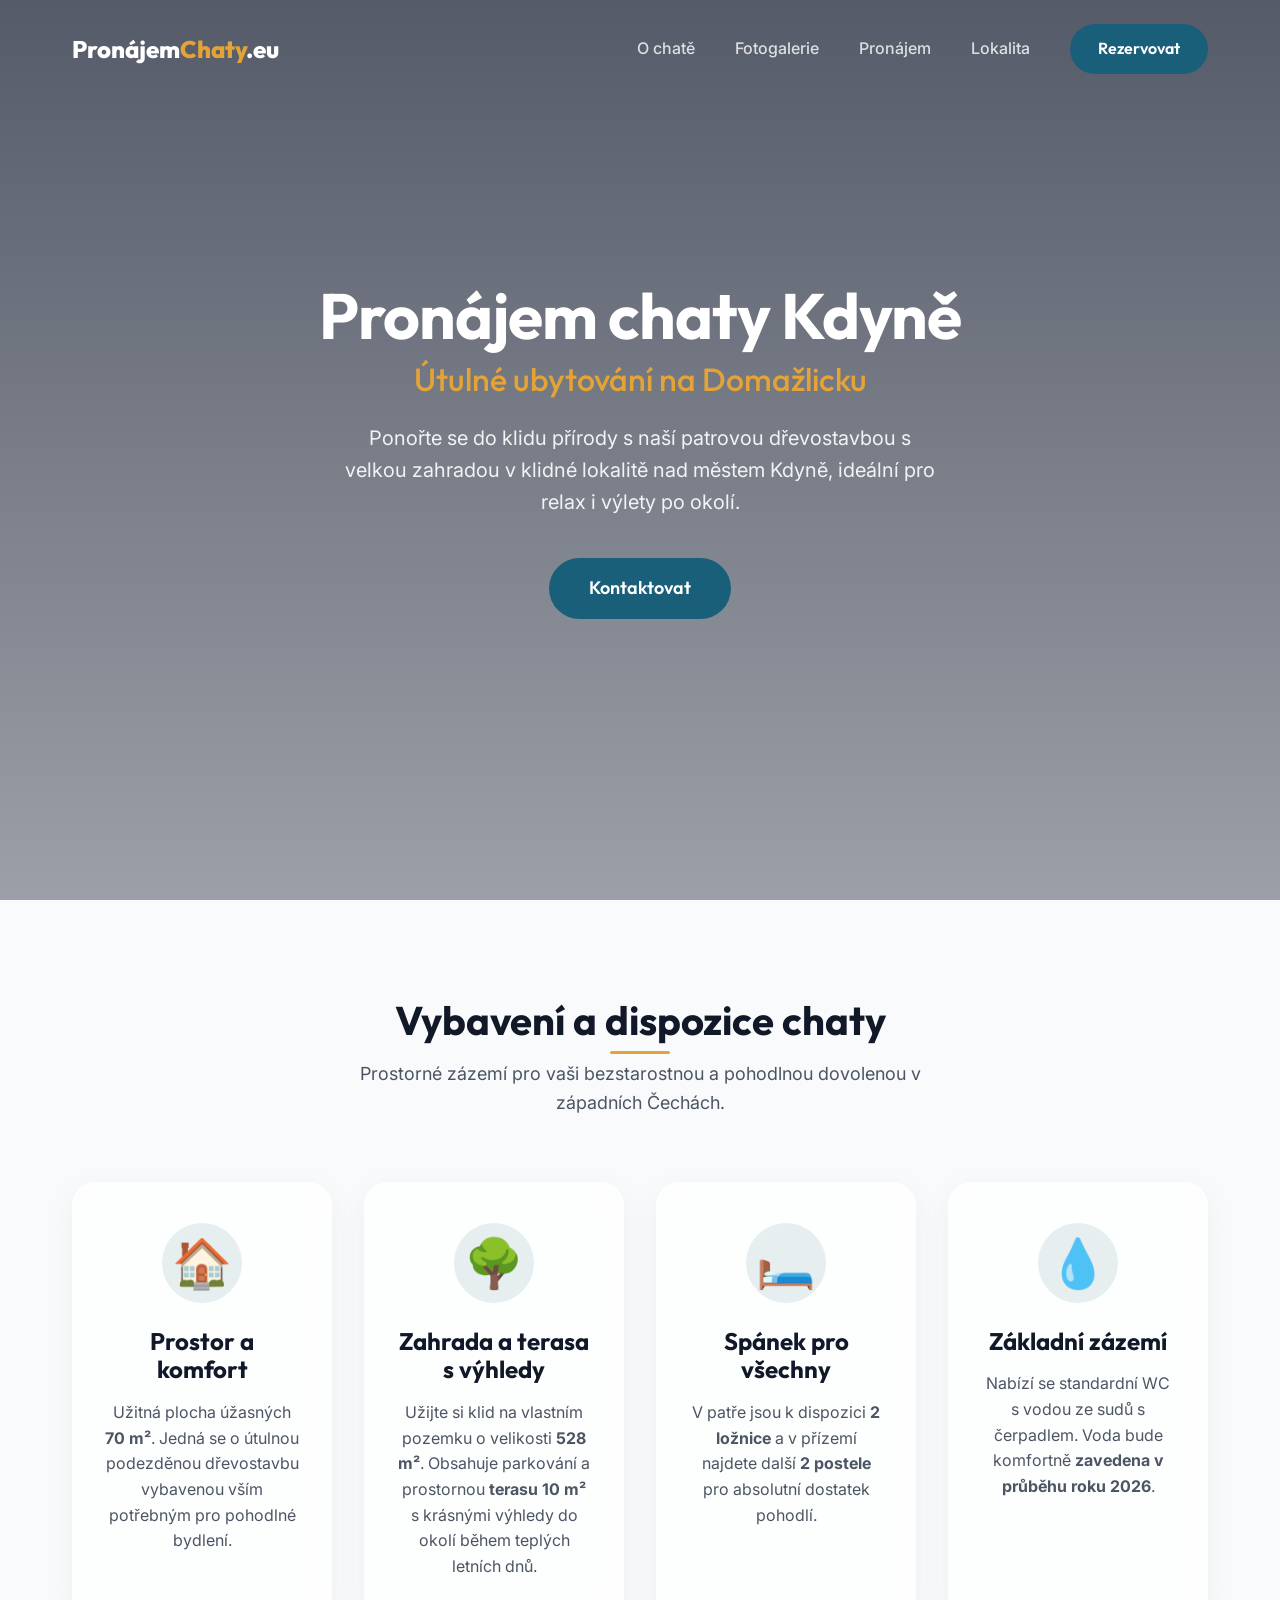
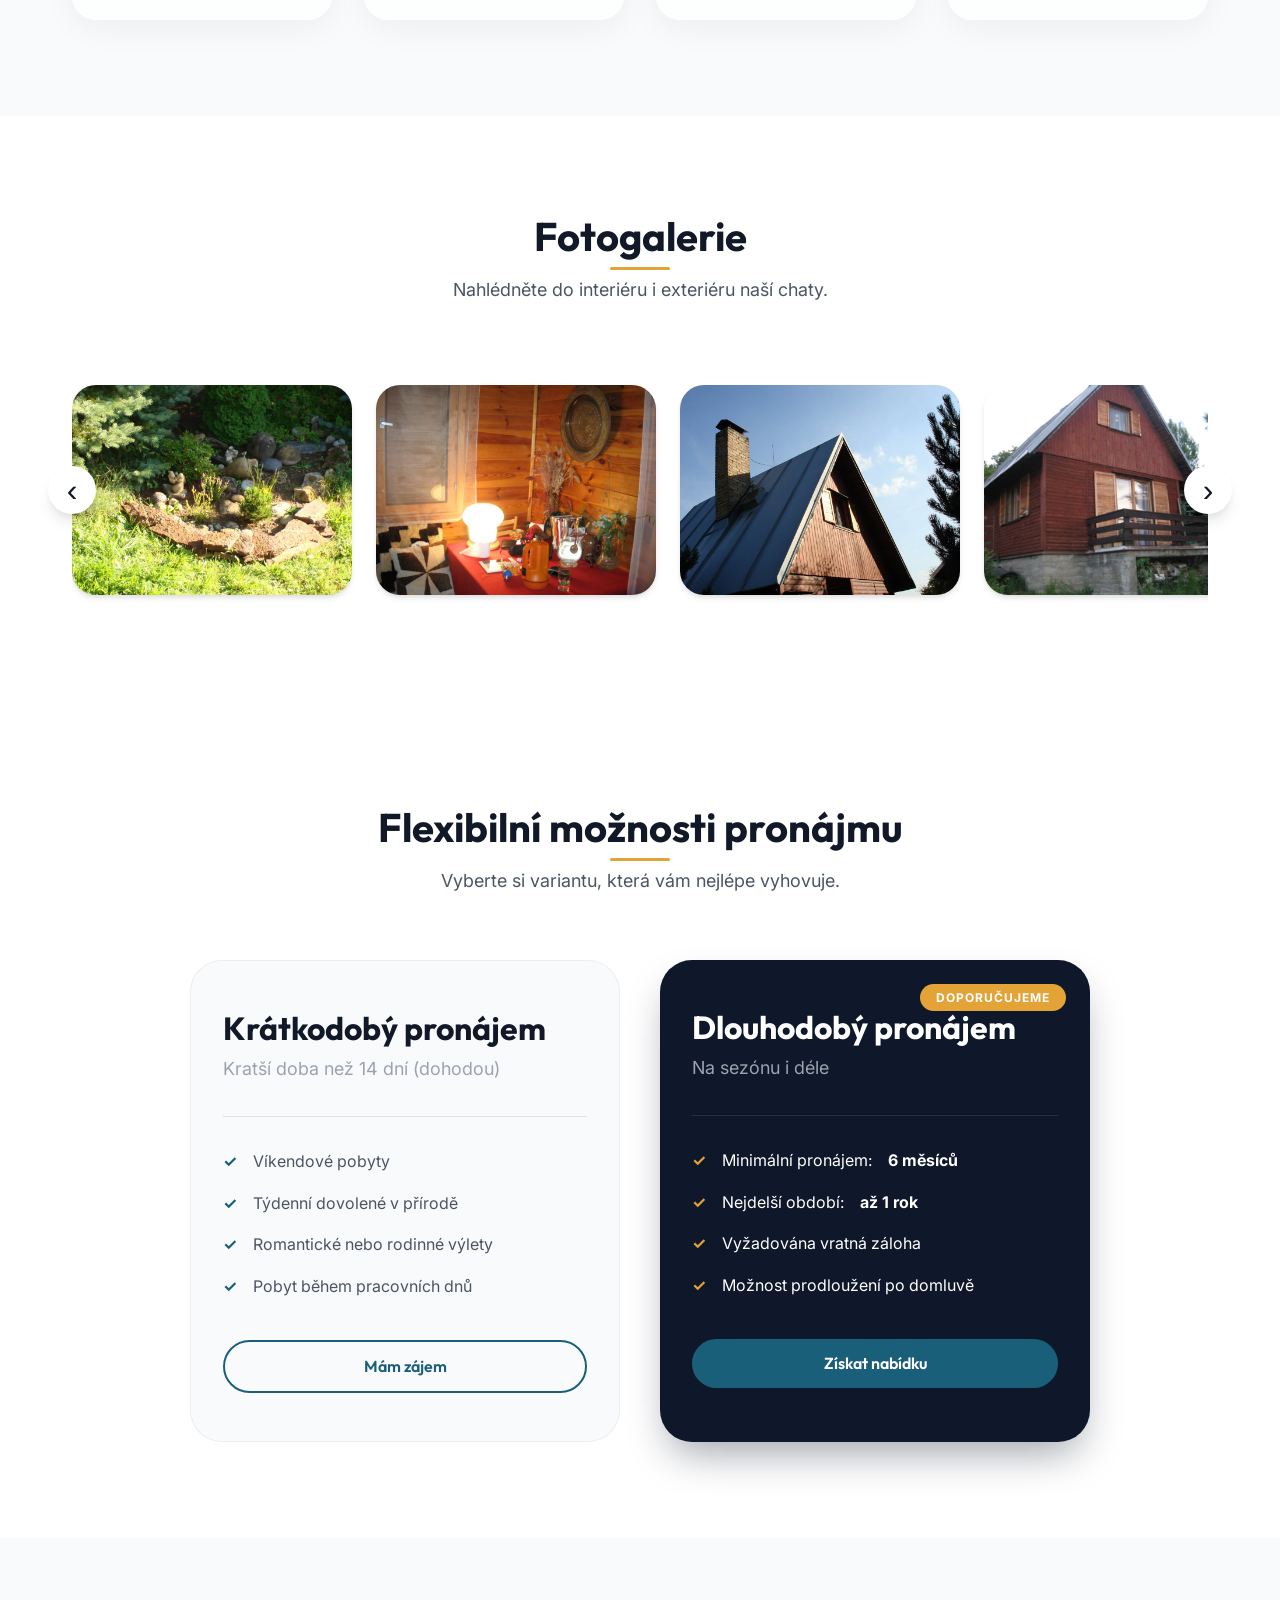
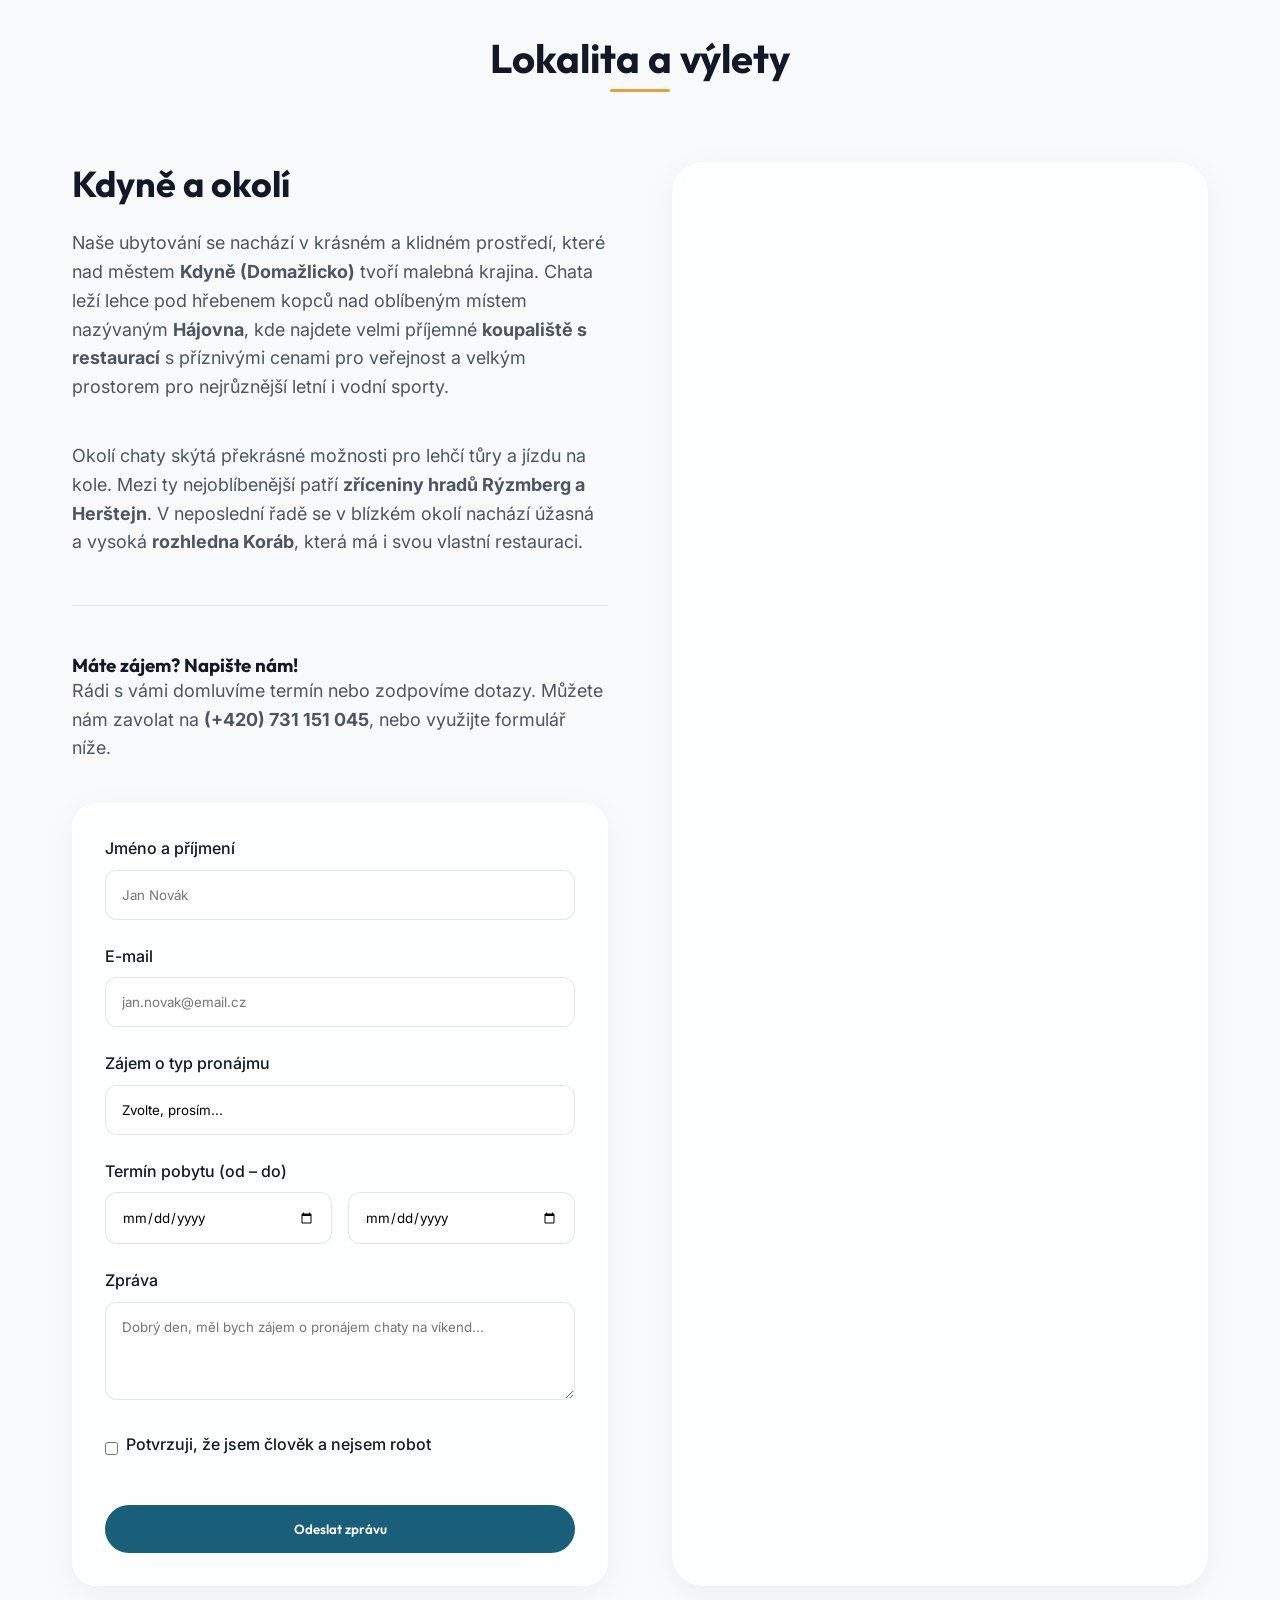
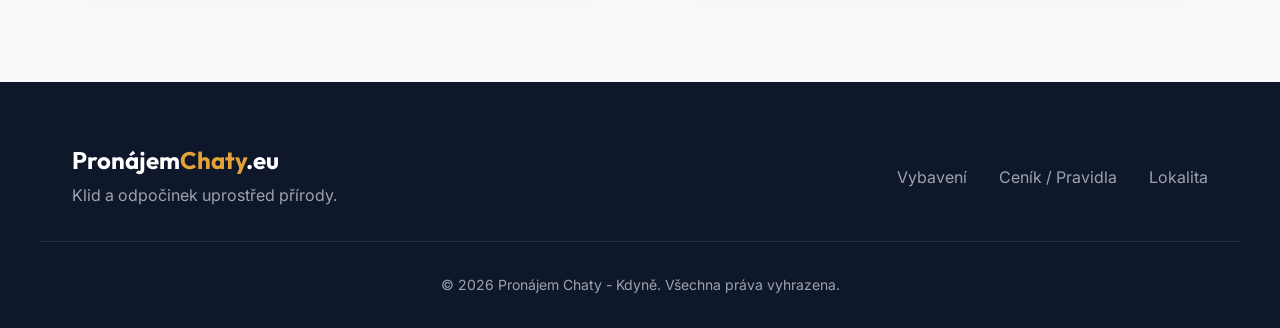
<file: index.html>
<!DOCTYPE html>
<html lang="cs">

<head>
    <meta charset="UTF-8">
    <meta name="viewport" content="width=device-width, initial-scale=1.0">
    <title>Pronájem chaty Kdyně | Útulné ubytování na Domažlicku</title>
    <meta name="description"
        content="Hledáte klidný pronájem chaty na Domažlicku? Útulná chata Kdyně nabízí pozemek 528 m², 70 m² obytné plochy, terasu, parkování a skvělou výchozí polohu pro výlety (Rýzmberg, Herštejn, Koráb). Ideální dovolená v přírodě.">

    <!-- Google Fonts: Outfit and Inter -->
    <link rel="preconnect" href="https://fonts.googleapis.com">
    <link rel="preconnect" href="https://fonts.gstatic.com" crossorigin>
    <link
        href="https://fonts.googleapis.com/css2?family=Inter:wght@300;400;500;600&family=Outfit:wght@400;600;800&display=swap"
        rel="stylesheet">

    <link rel="icon" type="image/png" href="./favicon.png">
    <link rel="stylesheet" href="./index.css">
</head>

<body>

    <!-- Header Navigation -->
    <header class="navbar">
        <div class="nav-container">
            <div class="logo">Pronájem<span>Chaty</span>.eu</div>
            <nav class="nav-links">
                <a href="#o-chate">O chatě</a>
                <a href="#galerie">Fotogalerie</a>
                <a href="#moznosti-pronajmu">Pronájem</a>
                <a href="#lokalita">Lokalita</a>
                <a href="#kontakt" class="btn-primary">Rezervovat</a>
            </nav>
        </div>
    </header>

    <!-- Hero Section -->
    <section class="hero">
        <div class="hero-overlay"></div>
        <div class="hero-content">
            <h1 class="fade-up delay-1">Pronájem chaty Kdyně</h1>
            <h2 class="hero-subtitle fade-up delay-1">Útulné ubytování na Domažlicku</h2>
            <p class="fade-up delay-2">Ponořte se do klidu přírody s naší patrovou dřevostavbou s velkou zahradou v
                klidné lokalitě nad městem Kdyně, ideální pro relax i výlety po okolí.</p>
            <div class="hero-buttons fade-up delay-3">
                <a href="#kontakt" class="btn-primary-large">Kontaktovat</a>
            </div>
        </div>
    </section>

    <!-- About Section -->
    <section id="o-chate" class="about section-padding">
        <div class="container">
            <div class="section-title fade-up">
                <h2>Vybavení a dispozice chaty</h2>
                <p>Prostorné zázemí pro vaši bezstarostnou a pohodlnou dovolenou v západních Čechách.</p>
            </div>

            <div class="features-grid">
                <div class="feature-card glass fade-up">
                    <div class="feature-icon">🏠</div>
                    <h3>Prostor a komfort</h3>
                    <p>Užitná plocha úžasných <strong>70 m²</strong>. Jedná se o útulnou podezděnou dřevostavbu
                        vybavenou vším potřebným pro pohodlné bydlení.</p>
                </div>
                <div class="feature-card glass fade-up delay-1">
                    <div class="feature-icon">🌳</div>
                    <h3>Zahrada a terasa s výhledy</h3>
                    <p>Užijte si klid na vlastním pozemku o velikosti <strong>528 m²</strong>. Obsahuje parkování a
                        prostornou <strong>terasu 10 m²</strong> s krásnými výhledy do okolí během teplých letních dnů.
                    </p>
                </div>
                <div class="feature-card glass fade-up delay-2">
                    <div class="feature-icon">🛏️</div>
                    <h3>Spánek pro všechny</h3>
                    <p>V patře jsou k dispozici <strong>2 ložnice</strong> a v přízemí najdete další <strong>2
                            postele</strong> pro absolutní dostatek pohodlí.</p>
                </div>
                <div class="feature-card glass fade-up delay-3">
                    <div class="feature-icon">💧</div>
                    <h3>Základní zázemí</h3>
                    <p>Nabízí se standardní WC s vodou ze sudů s čerpadlem. Voda bude komfortně <strong>zavedena v
                            průběhu roku 2026</strong>.</p>
                </div>
            </div>
        </div>
    </section>

    <!-- Gallery Section -->
    <section id="galerie" class="gallery section-padding">
        <div class="container">
            <div class="section-title text-center fade-up">
                <h2>Fotogalerie</h2>
                <p>Nahlédněte do interiéru i exteriéru naší chaty.</p>
            </div>
            
            <div class="gallery-wrapper">
                <button class="gallery-nav prev" aria-label="Předchozí">&lsaquo;</button>
                <div class="gallery-grid">
                    <div class="gallery-item fade-up"><img src="./gallery/chata_1.jpg" alt="Fotografie chaty 1" loading="lazy"></div>
                    <div class="gallery-item fade-up delay-1"><img src="./gallery/chata_2.jpg" alt="Fotografie chaty 2" loading="lazy"></div>
                    <div class="gallery-item fade-up delay-2"><img src="./gallery/chata_3.jpg" alt="Fotografie chaty 3" loading="lazy"></div>
                    <div class="gallery-item fade-up delay-3"><img src="./gallery/chata_4.jpg" alt="Fotografie chaty 4" loading="lazy"></div>
                    <div class="gallery-item fade-up"><img src="./gallery/chata_5.jpg" alt="Fotografie chaty 5" loading="lazy"></div>
                </div>
                <button class="gallery-nav next" aria-label="Další">&rsaquo;</button>
            </div>
        </div>
    </section>

    <!-- Rental Options Section -->
    <section id="moznosti-pronajmu" class="rental section-padding">
        <div class="container">
            <div class="section-title text-center fade-up">
                <h2>Flexibilní možnosti pronájmu</h2>
                <p>Vyberte si variantu, která vám nejlépe vyhovuje.</p>
            </div>

            <div class="rental-cards">
                <!-- Short Term -->
                <div class="rental-card fade-up">
                    <div class="card-header highlight">
                        <h3>Krátkodobý pronájem</h3>
                        <p>Kratší doba než 14 dní (dohodou)</p>
                    </div>
                    <ul class="rental-features">
                        <li><span>✓</span> Víkendové pobyty</li>
                        <li><span>✓</span> Týdenní dovolené v přírodě</li>
                        <li><span>✓</span> Romantické nebo rodinné výlety</li>
                        <li><span>✓</span> Pobyt během pracovních dnů</li>
                    </ul>
                    <a href="#kontakt" class="btn-outline">Mám zájem</a>
                </div>

                <!-- Long Term -->
                <div class="rental-card premium fade-up delay-1">
                    <div class="badge-premium">Doporučujeme</div>
                    <div class="card-header">
                        <h3>Dlouhodobý pronájem</h3>
                        <p>Na sezónu i déle</p>
                    </div>
                    <ul class="rental-features">
                        <li><span>✓</span> Minimální pronájem: <strong>6 měsíců</strong></li>
                        <li><span>✓</span> Nejdelší období: <strong>až 1 rok</strong></li>
                        <li><span>✓</span> Vyžadována vratná záloha</li>
                        <li><span>✓</span> Možnost prodloužení po domluvě</li>
                    </ul>
                    <a href="#kontakt" class="btn-primary-full">Získat nabídku</a>
                </div>
            </div>
        </div>
    </section>

    <!-- Location & Contact -->
    <section id="lokalita" class="location section-padding">
        <div class="container">
            <div class="section-title text-center fade-up" style="margin-bottom: 4rem;">
                <h2>Lokalita a výlety</h2>
            </div>
        </div>
        <div class="container layout-split">
            <div class="location-text fade-up">
                <h3 class="hero-font" style="font-size: 2.25rem; margin-bottom: 1.5rem; color: var(--color-dark);">Kdyně a okolí</h3>
                <p>Naše ubytování se nachází v krásném a klidném prostředí, které nad městem <strong>Kdyně
                        (Domažlicko)</strong> tvoří malebná krajina. Chata leží lehce pod hřebenem kopců nad oblíbeným
                    místem nazývaným <strong>Hájovna</strong>, kde najdete velmi příjemné <strong>koupaliště s
                        restaurací</strong> s příznivými cenami pro veřejnost a velkým prostorem pro nejrůznější letní i
                    vodní sporty.</p>
                <p>Okolí chaty skýtá překrásné možnosti pro lehčí tůry a jízdu na kole. Mezi ty nejoblíbenější patří
                    <strong>zříceniny hradů Rýzmberg a Herštejn</strong>. V neposlední řadě se v blízkém okolí nachází
                    úžasná a vysoká <strong>rozhledna Koráb</strong>, která má i svou vlastní restauraci.</p>

                <div class="contact-info" id="kontakt">
                    <h3>Máte zájem? Napište nám!</h3>
                    <p>Rádi s vámi domluvíme termín nebo zodpovíme dotazy. Můžete nám zavolat na <strong><a
                                href="tel:+420731151045">(+420) 731 151 045</a></strong>, nebo využijte formulář níže.
                    </p>

                    <form class="contact-form glass" action="https://formsubmit.co/ullmann.web@gmail.com" method="POST">
                        <input type="hidden" name="_subject" value="Nová poptávka - pronajem-chaty.eu">
                        <input type="hidden" name="_template" value="table">
                        <input type="hidden" name="_next" value="https://pronajem-chaty.eu/dekujeme.html">
                        <input type="text" name="_honey" style="display:none">
                        <div class="input-group">
                            <label for="name">Jméno a příjmení</label>
                            <input type="text" id="name" name="Jméno" placeholder="Jan Novák" required>
                        </div>
                        <div class="input-group">
                            <label for="email">E-mail</label>
                            <input type="email" id="email" name="email" placeholder="jan.novak@email.cz" required>
                        </div>
                        <div class="input-group">
                            <label for="rental-type">Zájem o typ pronájmu</label>
                            <select id="rental-type" name="Typ_pronajmu" required>
                                <option value="" disabled selected>Zvolte, prosím...</option>
                                <option value="Krátkodobý pronájem">Krátkodobý pronájem</option>
                                <option value="Dlouhodobý pronájem">Dlouhodobý pronájem</option>
                            </select>
                        </div>
                        <div class="input-group">
                            <label>Termín pobytu (od – do)</label>
                            <div style="display: flex; gap: 1rem;">
                                <input type="date" id="date-from" name="Termín_Od" style="flex: 1; cursor: pointer;">
                                <input type="date" id="date-to" name="Termín_Do" style="flex: 1; cursor: pointer;">
                            </div>
                        </div>
                        <div class="input-group">
                            <label for="message">Zpráva</label>
                            <textarea id="message" name="Zprava" rows="4"
                                placeholder="Dobrý den, měl bych zájem o pronájem chaty na víkend..."
                                required></textarea>
                        </div>
                        <div class="input-group checkbox-group">
                            <input type="checkbox" id="human-check" required>
                            <label for="human-check">Potvrzuji, že jsem člověk a nejsem robot</label>
                        </div>
                        <button type="submit" class="btn-primary-form">Odeslat zprávu</button>
                    </form>
                </div>
            </div>

            <div class="location-map fade-up delay-1">
                <div class="map-view glass">
                    <iframe src="https://maps.google.com/maps?q=49.405148,13.050838&hl=cs&z=15&output=embed"
                        width="100%" height="100%"
                        style="border:0; width:100%; height:100%; min-height: 400px; display: block;" allowfullscreen=""
                        loading="lazy" referrerpolicy="no-referrer-when-downgrade">
                    </iframe>
                </div>
            </div>
        </div>
    </section>

    <footer>
        <div class="container footer-content">
            <div class="footer-logo">
                <h3>Pronájem<span>Chaty</span>.eu</h3>
                <p>Klid a odpočinek uprostřed přírody.</p>
            </div>
            <div class="footer-links">
                <a href="#o-chate">Vybavení</a>
                <a href="#moznosti-pronajmu">Ceník / Pravidla</a>
                <a href="#lokalita">Lokalita</a>
            </div>
        </div>
        <div class="footer-bottom">
            <p>&copy; 2026 Pronájem Chaty - Kdyně. Všechna práva vyhrazena.</p>
        </div>
    </footer>

    <script src="./main.js"></script>
</body>

</html>
</file>
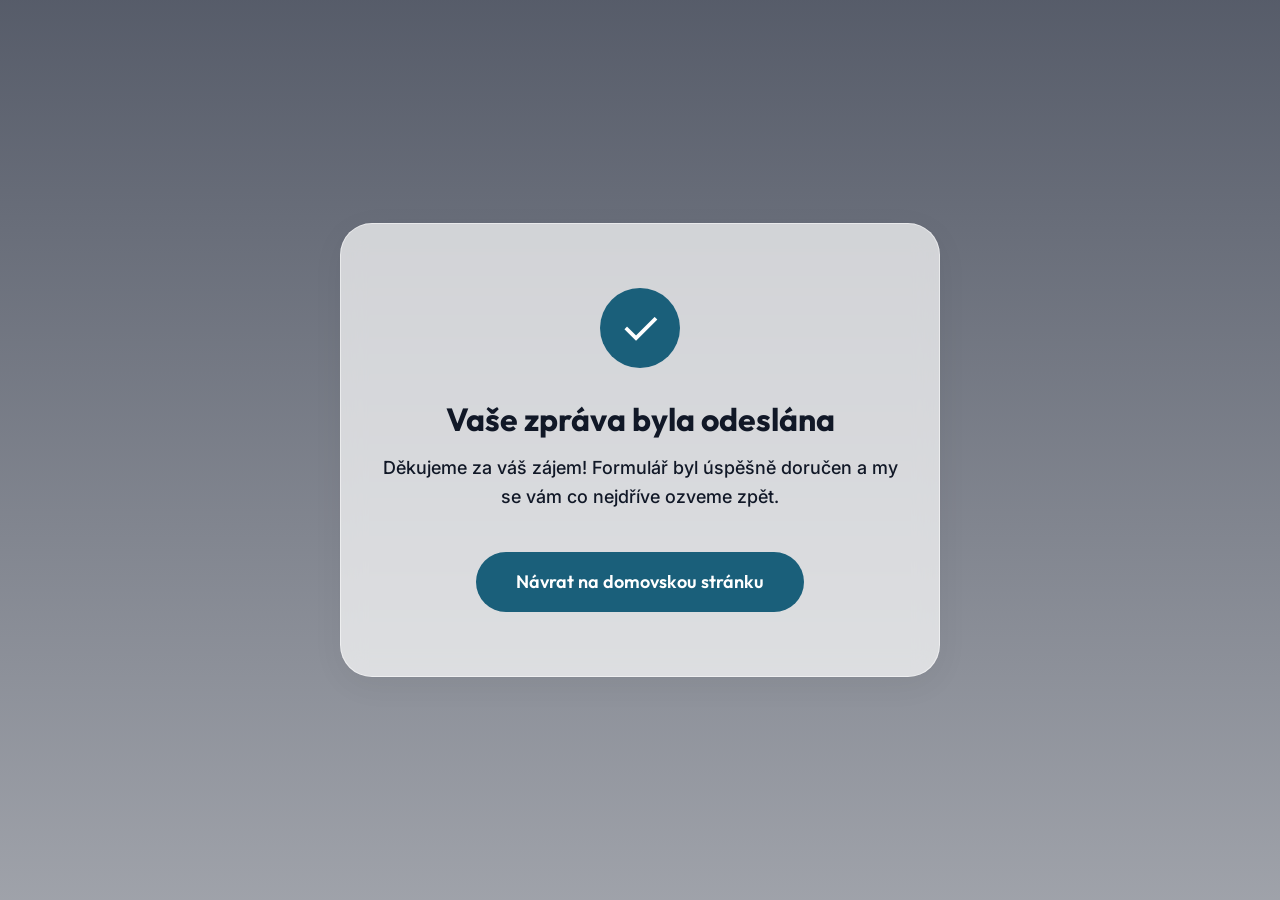
<file: dekujeme.html>
<!DOCTYPE html>
<html lang="cs">
<head>
    <meta charset="UTF-8">
    <meta name="viewport" content="width=device-width, initial-scale=1.0">
    <title>Zpráva úspěšně odeslána | Pronájem chaty Kdyně</title>
    
    <!-- Google Fonts: Outfit and Inter -->
    <link rel="preconnect" href="https://fonts.googleapis.com">
    <link rel="preconnect" href="https://fonts.gstatic.com" crossorigin>
    <link href="https://fonts.googleapis.com/css2?family=Inter:wght@300;400;500;600&family=Outfit:wght@400;600;800&display=swap" rel="stylesheet">
    
    <link rel="icon" type="image/png" href="./favicon.png">
    <link rel="stylesheet" href="./index.css">
</head>
<body style="display:flex; justify-content:center; align-items:center; min-height:100vh; background: url('https://images.unsplash.com/photo-1587061949409-02df41d5e562?q=80&w=2000&auto=format&fit=crop') center/cover no-repeat;">

    <!-- Tmavý překryv pod logikou hero-overlay z css -->
    <div class="hero-overlay"></div>
    
    <div class="container" style="position:relative; z-index:10; text-align:center;">
        <div class="glass" style="max-width: 600px; margin: 0 auto; padding: 4rem 2rem; border-radius: var(--radius-xl);">
            <div class="feature-icon" style="background:var(--color-primary); color:white; margin:0 auto 2rem;">✓</div>
            <h1 class="hero-font" style="margin-bottom: 1rem;">Vaše zpráva byla odeslána</h1>
            <p style="font-size: 1.125rem; font-weight: 500; margin-bottom: 2.5rem; color:var(--color-dark);">Děkujeme za váš zájem! Formulář byl úspěšně doručen a my se vám co nejdříve ozveme zpět.</p>
            <a href="https://pronajem-chaty.eu/" class="btn-primary-large">Návrat na domovskou stránku</a>
        </div>
    </div>

</body>
</html>
</file>
<file: index.css>
/* ==============================
   CSS RESET & VARIABLES
   ============================== */
:root {
    --color-primary: #1A5F7A;
    --color-primary-light: #2293B0;
    --color-secondary: #E3A336;
    --color-dark: #111827;
    --color-darker: #0F172A;
    --color-text: #4B5563;
    --color-text-light: #9CA3AF;
    --color-bg: #F9FAFB;
    --color-white: #FFFFFF;
    
    --font-heading: 'Outfit', sans-serif;
    --font-body: 'Inter', sans-serif;
    
    --shadow-sm: 0 1px 2px 0 rgba(0, 0, 0, 0.05);
    --shadow-md: 0 4px 6px -1px rgba(0, 0, 0, 0.1), 0 2px 4px -1px rgba(0, 0, 0, 0.06);
    --shadow-lg: 0 10px 15px -3px rgba(0, 0, 0, 0.1), 0 4px 6px -2px rgba(0, 0, 0, 0.05);
    
    --radius-md: 0.75rem;
    --radius-lg: 1.5rem;
    --radius-xl: 2rem;
    
    --transition: all 0.3s cubic-bezier(0.4, 0, 0.2, 1);
}

* {
    margin: 0;
    padding: 0;
    box-sizing: border-box;
}

html {
    scroll-behavior: smooth;
}

body {
    font-family: var(--font-body);
    color: var(--color-text);
    background-color: var(--color-bg);
    line-height: 1.6;
    overflow-x: hidden;
}

h1, h2, h3, h4, .hero-font {
    font-family: var(--font-heading);
    color: var(--color-dark);
    line-height: 1.2;
}

a {
    text-decoration: none;
    color: inherit;
}

ul {
    list-style: none;
}

.container {
    max-width: 1200px;
    margin: 0 auto;
    padding: 0 2rem;
}

.section-padding {
    padding: 6rem 0;
}

/* ==============================
   GLASSMORPHISM & UTILITIES
   ============================== */
.glass {
    background: rgba(255, 255, 255, 0.7);
    backdrop-filter: blur(12px);
    -webkit-backdrop-filter: blur(12px);
    border: 1px solid rgba(255, 255, 255, 0.5);
    box-shadow: 0 8px 32px rgba(0, 0, 0, 0.05);
}

.text-center { text-align: center; }

/* ==============================
   BUTTONS
   ============================== */
.btn-primary, .btn-primary-large, .btn-primary-full, .btn-secondary-large, .btn-outline, .btn-primary-form {
    display: inline-flex;
    align-items: center;
    justify-content: center;
    font-family: var(--font-heading);
    font-weight: 600;
    border-radius: 9999px;
    transition: var(--transition);
    cursor: pointer;
    border: none;
}

.btn-primary {
    background: var(--color-primary);
    color: var(--color-white);
    padding: 0.75rem 1.75rem;
}

.btn-primary:hover {
    background: var(--color-primary-light);
    transform: translateY(-2px);
    box-shadow: var(--shadow-md);
}

.btn-primary-large {
    background: var(--color-primary);
    color: var(--color-white);
    padding: 1rem 2.5rem;
    font-size: 1.125rem;
}

.btn-primary-large:hover {
    background: var(--color-primary-light);
    transform: translateY(-2px);
    box-shadow: var(--shadow-lg);
}

.btn-secondary-large {
    background: rgba(255, 255, 255, 0.1);
    backdrop-filter: blur(8px);
    color: var(--color-white);
    border: 1px solid rgba(255, 255, 255, 0.3);
    padding: 1rem 2.5rem;
    font-size: 1.125rem;
}

.btn-secondary-large:hover {
    background: rgba(255, 255, 255, 0.2);
    transform: translateY(-2px);
}

.btn-outline {
    background: transparent;
    color: var(--color-primary);
    border: 2px solid var(--color-primary);
    padding: 0.75rem 2rem;
    width: 100%;
}

.btn-outline:hover {
    background: var(--color-primary);
    color: var(--color-white);
}

.btn-primary-full {
    background: var(--color-primary);
    color: var(--color-white);
    padding: 0.75rem 2rem;
    width: 100%;
}

.btn-primary-full:hover {
    background: var(--color-dark);
}

.btn-primary-form {
    background: var(--color-primary);
    color: var(--color-white);
    padding: 1rem 2rem;
    width: 100%;
    margin-top: 1rem;
}

.btn-primary-form:hover {
    background: var(--color-primary-light);
}

/* ==============================
   NAVIGATION
   ============================== */
.navbar {
    position: fixed;
    top: 0;
    left: 0;
    width: 100%;
    z-index: 100;
    transition: var(--transition);
    padding: 1.5rem 0;
}

.navbar.scrolled {
    background: rgba(255, 255, 255, 0.9);
    backdrop-filter: blur(10px);
    padding: 1rem 0;
    box-shadow: var(--shadow-sm);
}

.nav-container {
    max-width: 1200px;
    margin: 0 auto;
    padding: 0 2rem;
    display: flex;
    justify-content: space-between;
    align-items: center;
}

.logo {
    font-family: var(--font-heading);
    font-size: 1.5rem;
    font-weight: 800;
    color: var(--color-white);
    transition: var(--transition);
}

.navbar.scrolled .logo {
    color: var(--color-dark);
}

.logo span {
    color: var(--color-secondary);
}

.nav-links {
    display: flex;
    align-items: center;
    gap: 2.5rem;
}

.nav-links a:not(.btn-primary) {
    font-weight: 500;
    color: rgba(255, 255, 255, 0.8);
    transition: var(--transition);
    position: relative;
}

.navbar.scrolled .nav-links a:not(.btn-primary) {
    color: var(--color-text);
}

.nav-links a:not(.btn-primary):after {
    content: '';
    position: absolute;
    width: 0;
    height: 2px;
    bottom: -4px;
    left: 0;
    background-color: var(--color-secondary);
    transition: var(--transition);
}

.nav-links a:not(.btn-primary):hover:after {
    width: 100%;
}

.nav-links a:not(.btn-primary):hover {
    color: var(--color-white);
}

.navbar.scrolled .nav-links a:not(.btn-primary):hover {
    color: var(--color-primary);
}

/* ==============================
   HERO SECTION
   ============================== */
.hero {
    position: relative;
    height: 100vh;
    min-height: 600px;
    display: flex;
    align-items: center;
    justify-content: center;
    /* Hero background image */
    background: url('https://images.unsplash.com/photo-1587061949409-02df41d5e562?q=80&w=2000&auto=format&fit=crop') center/cover no-repeat;
}

.hero-overlay {
    position: absolute;
    top: 0;
    left: 0;
    width: 100%;
    height: 100%;
    background: linear-gradient(to bottom, rgba(15, 23, 42, 0.7), rgba(15, 23, 42, 0.4));
}

.hero-content {
    position: relative;
    z-index: 10;
    text-align: center;
    max-width: 800px;
    padding: 0 2rem;
    color: var(--color-white);
}

.badge {
    display: inline-block;
    padding: 0.5rem 1rem;
    background: rgba(255, 255, 255, 0.15);
    backdrop-filter: blur(4px);
    border-radius: 9999px;
    font-size: 0.875rem;
    font-weight: 500;
    letter-spacing: 1px;
    text-transform: uppercase;
    margin-bottom: 1.5rem;
    border: 1px solid rgba(255, 255, 255, 0.2);
}

.hero-content h1 {
    font-size: clamp(3rem, 5vw, 4.5rem);
    color: var(--color-white);
    margin-bottom: 0.5rem;
    line-height: 1.1;
    letter-spacing: -1px;
}

.hero-content .hero-subtitle {
    font-size: clamp(1.5rem, 2.5vw, 2rem);
    color: var(--color-secondary);
    margin-bottom: 1.5rem;
    font-weight: 500;
    font-family: var(--font-heading);
}

.hero-content p {
    font-size: 1.25rem;
    color: rgba(255, 255, 255, 0.9);
    margin-bottom: 2.5rem;
    max-width: 600px;
    margin-left: auto;
    margin-right: auto;
}

.hero-buttons {
    display: flex;
    gap: 1.5rem;
    justify-content: center;
    flex-wrap: wrap;
}

/* ==============================
   ABOUT / FEATURES SECTION
   ============================== */
.section-title {
    text-align: center;
    margin-bottom: 4rem;
    max-width: 600px;
    margin-left: auto;
    margin-right: auto;
}

.section-title h2 {
    font-size: 2.5rem;
    margin-bottom: 1rem;
    position: relative;
    display: inline-block;
}

.section-title h2:after {
    content: '';
    position: absolute;
    bottom: -10px;
    left: 50%;
    transform: translateX(-50%);
    width: 60px;
    height: 3px;
    background: var(--color-secondary);
    border-radius: 3px;
}

.section-title p {
    font-size: 1.125rem;
}

.features-grid {
    display: grid;
    grid-template-columns: repeat(auto-fit, minmax(260px, 1fr));
    gap: 2rem;
}

.feature-card {
    padding: 2.5rem 2rem;
    border-radius: var(--radius-lg);
    text-align: center;
    transition: var(--transition);
    position: relative;
    overflow: hidden;
    z-index: 1;
}

.feature-card::before {
    content: '';
    position: absolute;
    top: 0; left: 0; width: 100%; height: 100%;
    background: linear-gradient(135deg, rgba(255,255,255,0.4) 0%, rgba(255,255,255,0) 100%);
    z-index: -1;
    opacity: 0;
    transition: opacity 0.3s ease;
}

.feature-card:hover {
    transform: translateY(-10px);
    box-shadow: var(--shadow-lg);
}

.feature-card:hover::before {
    opacity: 1;
}

.feature-icon {
    font-size: 3rem;
    margin-bottom: 1.5rem;
    display: inline-block;
    background: rgba(26, 95, 122, 0.1);
    width: 80px;
    height: 80px;
    line-height: 80px;
    border-radius: 50%;
}

.feature-card h3 {
    font-size: 1.5rem;
    margin-bottom: 1rem;
}

/* ==============================
   GALLERY SECTION
   ============================== */
.gallery {
    background-color: var(--color-white);
}

.gallery-wrapper {
    position: relative;
    width: 100%;
}

.gallery-grid {
    display: flex;
    overflow-x: auto;
    scroll-snap-type: x mandatory;
    gap: 1.5rem;
    padding: 1rem 0;
    -webkit-overflow-scrolling: touch;
    scrollbar-width: none;  /* Firefox */
    -ms-overflow-style: none;  /* IE and Edge */
}

/* Hide Horizontal Scrollbar */
.gallery-grid::-webkit-scrollbar {
    display: none;
}

.gallery-nav {
    position: absolute;
    top: 50%;
    transform: translateY(-50%);
    background: var(--color-white);
    color: var(--color-dark);
    border: none;
    width: 48px;
    height: 48px;
    border-radius: 50%;
    font-size: 2rem;
    display: flex;
    align-items: center;
    justify-content: center;
    cursor: pointer;
    box-shadow: var(--shadow-lg);
    z-index: 10;
    transition: var(--transition);
}

.gallery-nav:hover {
    background: var(--color-primary);
    color: var(--color-white);
    transform: translateY(-50%) scale(1.1);
}

.gallery-nav.prev {
    left: -24px;
}

.gallery-nav.next {
    right: -24px;
}

.gallery-item {
    display: block;
    flex: 0 0 calc(25% - 1.125rem);
    min-width: 280px;
    scroll-snap-align: start;
    border-radius: var(--radius-lg);
    overflow: hidden;
    position: relative;
    aspect-ratio: 4 / 3;
    box-shadow: var(--shadow-md);
    transition: var(--transition);
}

.gallery-item img {
    width: 100%;
    height: 100%;
    object-fit: cover;
    transition: transform 0.5s ease;
}

.gallery-item:hover {
    transform: translateY(-5px);
    box-shadow: var(--shadow-lg);
}

.gallery-item:hover img {
    transform: scale(1.05);
}

/* ==============================
   RENTAL OPTIONS
   ============================== */
.rental {
    background-color: var(--color-white);
}

.rental-cards {
    display: grid;
    grid-template-columns: repeat(auto-fit, minmax(320px, 1fr));
    gap: 2.5rem;
    max-width: 900px;
    margin: 0 auto;
}

.rental-card {
    background: var(--color-bg);
    border-radius: var(--radius-xl);
    padding: 3rem 2rem;
    border: 1px solid rgba(0,0,0,0.05);
    transition: var(--transition);
    position: relative;
    overflow: hidden;
}

.rental-card:hover {
    box-shadow: var(--shadow-lg);
    transform: translateY(-5px);
}

.rental-card.premium {
    background: var(--color-darker);
    color: var(--color-white);
    border: none;
    box-shadow: 0 20px 40px -10px rgba(15, 23, 42, 0.4);
}

.badge-premium {
    position: absolute;
    top: 1.5rem;
    right: 1.5rem;
    background: var(--color-secondary);
    color: var(--color-white);
    padding: 0.25rem 1rem;
    border-radius: 9999px;
    font-size: 0.75rem;
    font-weight: 700;
    text-transform: uppercase;
    letter-spacing: 1px;
}

.card-header {
    margin-bottom: 2rem;
    padding-bottom: 2rem;
    border-bottom: 1px solid rgba(0,0,0,0.1);
}

.rental-card.premium .card-header {
    border-bottom: 1px solid rgba(255,255,255,0.1);
}

.card-header h3 {
    font-size: 2rem;
    margin-bottom: 0.5rem;
}

.rental-card.premium .card-header h3 {
    color: var(--color-white);
}

.card-header p {
    font-size: 1.125rem;
    color: var(--color-text-light);
}

.rental-features {
    margin-bottom: 2.5rem;
}

.rental-features li {
    margin-bottom: 1rem;
    display: flex;
    align-items: center;
    gap: 1rem;
}

.rental-features span {
    color: var(--color-primary);
    font-weight: bold;
}

.rental-card.premium .rental-features span {
    color: var(--color-secondary);
}

/* ==============================
   LOCATION & CONTACT
   ============================== */
.layout-split {
    display: grid;
    grid-template-columns: 1fr 1fr;
    gap: 4rem;
    align-items: stretch;
}

.location-text h2 {
    font-size: 2.5rem;
    margin-bottom: 1.5rem;
}

.location-text p {
    font-size: 1.125rem;
    margin-bottom: 2.5rem;
}

.contact-info {
    margin-top: 3rem;
    padding-top: 3rem;
    border-top: 1px solid rgba(0,0,0,0.1);
}

.contact-form {
    padding: 2rem;
    border-radius: var(--radius-lg);
    margin-top: 2rem;
}

.input-group {
    margin-bottom: 1.5rem;
}

.checkbox-group {
    display: flex;
    align-items: center;
    gap: 0.5rem;
}

.checkbox-group input[type="checkbox"] {
    width: auto;
    margin: 0;
    cursor: pointer;
    appearance: auto;
    -webkit-appearance: auto;
}

.checkbox-group label {
    margin-bottom: 0;
    display: inline-block;
    cursor: pointer;
}

.input-group label {
    display: block;
    margin-bottom: 0.5rem;
    font-weight: 500;
    color: var(--color-dark);
}

.input-group input,
.input-group select,
.input-group textarea {
    width: 100%;
    padding: 1rem;
    border: 1px solid rgba(0,0,0,0.1);
    border-radius: var(--radius-md);
    background: rgba(255,255,255,0.8);
    font-family: inherit;
    transition: var(--transition);
    appearance: none;
    -webkit-appearance: none;
}

.input-group input:focus,
.input-group select:focus,
.input-group textarea:focus {
    outline: none;
    border-color: var(--color-primary);
    box-shadow: 0 0 0 3px rgba(26, 95, 122, 0.1);
}

.location-map {
    position: relative;
    height: 100%;
    min-height: 400px;
}

.map-view {
    width: 100%;
    height: 100%;
    border-radius: var(--radius-xl);
    overflow: hidden;
    position: relative;
    border: 1px solid rgba(255, 255, 255, 0.8);
}

.ambient-img {
    width: 100%;
    height: 100%;
    object-fit: cover;
    transition: transform 10s ease;
}

.map-view:hover .ambient-img {
    transform: scale(1.05);
}

.map-content {
    position: absolute;
    bottom: 2rem;
    left: 2rem;
    background: rgba(255,255,255,0.9);
    padding: 1rem 1.5rem;
    border-radius: var(--radius-md);
    font-weight: 600;
    font-family: var(--font-heading);
    color: var(--color-dark);
    z-index: 10;
    box-shadow: var(--shadow-md);
}

/* ==============================
   FOOTER
   ============================== */
footer {
    background: var(--color-darker);
    color: var(--color-white);
    padding: 4rem 0 2rem;
}

.footer-content {
    display: flex;
    justify-content: space-between;
    align-items: center;
    border-bottom: 1px solid rgba(255,255,255,0.1);
    padding-bottom: 2rem;
    margin-bottom: 2rem;
}

.footer-logo h3 {
    color: var(--color-white);
    font-size: 1.5rem;
}

.footer-logo h3 span {
    color: var(--color-secondary);
}

.footer-logo p {
    color: var(--color-text-light);
    margin-top: 0.5rem;
}

.footer-links {
    display: flex;
    gap: 2rem;
}

.footer-links a {
    color: var(--color-text-light);
    transition: var(--transition);
}

.footer-links a:hover {
    color: var(--color-white);
}

.footer-bottom {
    text-align: center;
    color: var(--color-text-light);
    font-size: 0.875rem;
}

/* ==============================
   ANIMATIONS
   ============================== */
.fade-up {
    opacity: 0;
    transform: translateY(30px);
    transition: opacity 0.8s ease-out, transform 0.8s ease-out;
}

.fade-up.visible {
    opacity: 1;
    transform: translateY(0);
}

.delay-1 { transition-delay: 0.1s; }
.delay-2 { transition-delay: 0.2s; }
.delay-3 { transition-delay: 0.3s; }

/* Responsive adjustments */
@media (max-width: 900px) {
    .layout-split {
        grid-template-columns: 1fr;
        gap: 3rem;
    }
    
    .location-map {
        min-height: 300px;
    }
}

@media (max-width: 768px) {
    .nav-links {
        display: none; /* simple mobile menu hidden for now, or could use flex wrap */
    }
    
    .hero-content h1 {
        font-size: 2.5rem;
    }
    
    .footer-content {
        flex-direction: column;
        text-align: center;
        gap: 2rem;
    }
}
</file>
